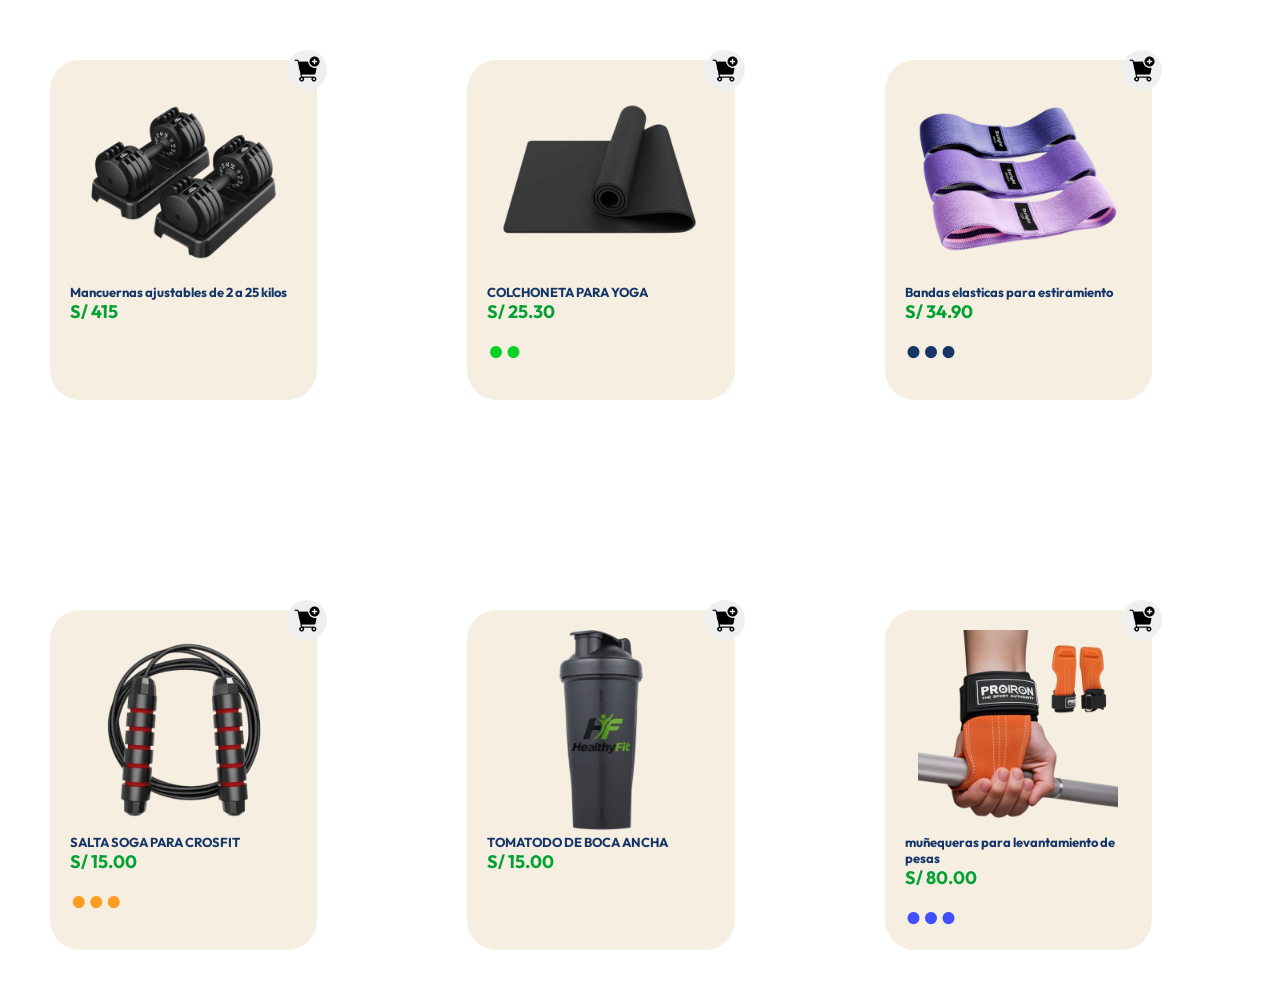
<file: ENTREGABLE FELIX BERNEDO/articulos.html>
<!DOCTYPE html>
<html lang="en">
<head>
    <meta charset="UTF-8">
    <meta name="viewport" content="width=device-width, initial-scale=1.0">
    <title>ARTICULOS</title>
    <link rel="stylesheet" href="estilos/estilo.css">
</head>
<body>
  <div class="hombre">
    <div class="producto">
       <img src="articulos/pesas.png" alt="">
<p>Mancuernas ajustables de 2 a 25 kilos</p>
<P>S/ 415 
<button><img src="imagenes/carrito.png" alt=""></button>
  </div>
  <div class="producto">
       <img src="articulos/colchoneta.png" alt="">
<p>COLCHONETA PARA YOGA</p>
<p>S/ 25.30</p>
 <p><span id="color1_prod1">•</span><span id="color1_prod2">•</span></p>
<button><img src="imagenes/carrito.png" alt=""></button>
  </div>
  <div class="producto">
       <img src="articulos/banda_elastica.png" alt="">
<p>Bandas elasticas para estiramiento</p>
<p>S/ 34.90</p>
 <p><span id="color2_prod1">•</span><span id="color2_prod2">•</span><span id="color2_prod3">•</span></p>
<button><img src="imagenes/carrito.png" alt=""></button>
  </div>
  <div class="producto">
       <img src="articulos/salta_soga.png" alt="">
<p>SALTA SOGA PARA CROSFIT</p>
<p>S/ 15.00</p>
 <p><span id="color3_prod1">•</span><span id="color3_prod2">•</span><span id="color3_prod3">•</span></p>
<button><img src="imagenes/carrito.png" alt=""></button>
  </div>
  <div class="producto">
       <img src="articulos/tomatodo.png" alt="">
<p>TOMATODO DE BOCA ANCHA</p>
<p>S/ 15.00</p>
<button><img src="imagenes/carrito.png" alt=""></button>
  </div>
  <div class="producto">
<img src="articulos/sujetador.png" alt="">
<p>muñequeras para levantamiento de pesas</p>
<p>S/ 80.00</p>
 <p><span id="Hcolor_prod1">•</span><span id="Hcolor_prod2">•</span><span id="Hcolor_prod3">•</span></p>
<button><img src="imagenes/carrito.png" alt=""></button>
  </div>
</body>
</html>
</file>
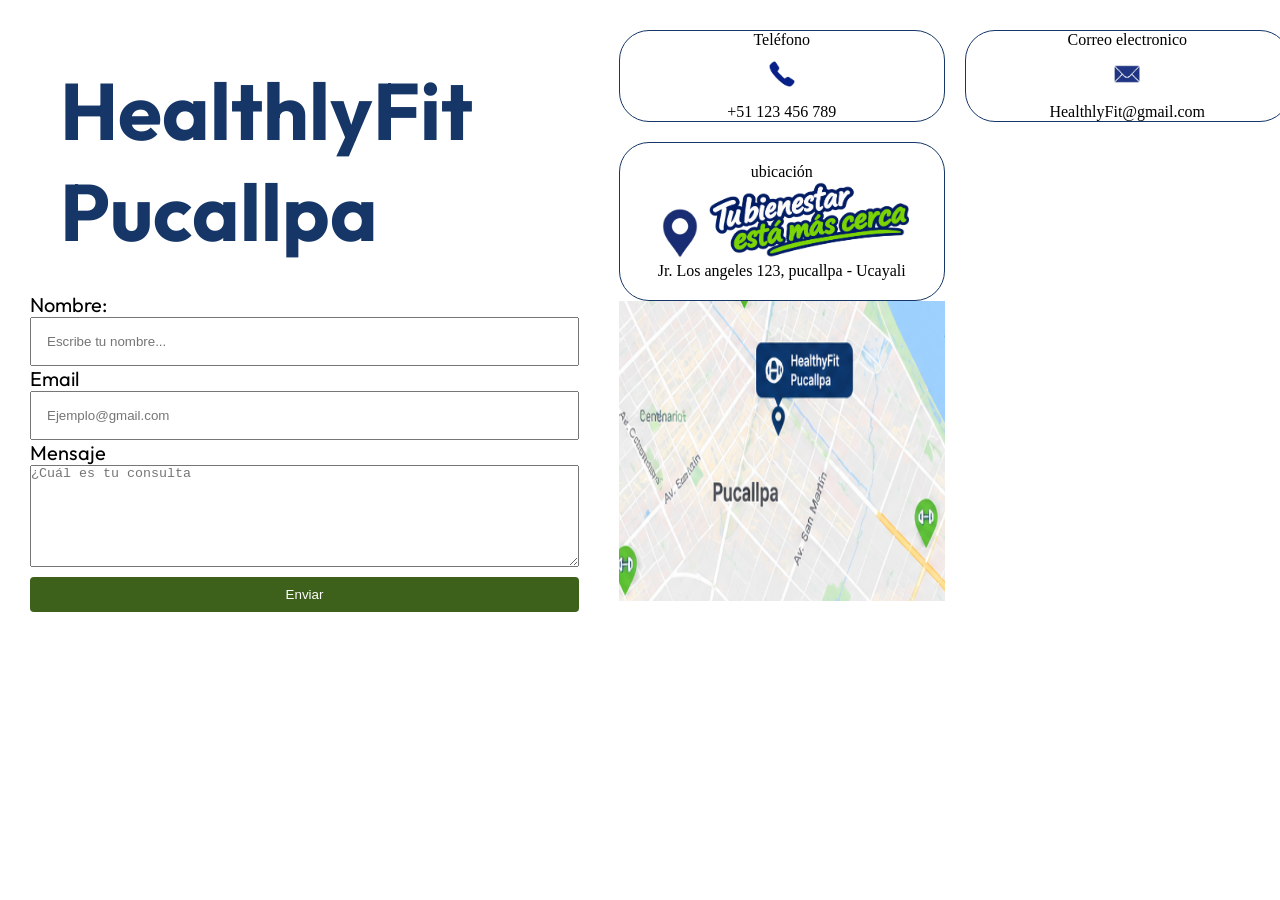
<file: ENTREGABLE FELIX BERNEDO/contacto.html>
<!DOCTYPE html>
<html lang="en">
<head>
    <meta charset="UTF-8">
    <meta name="viewport" content="width=device-width, initial-scale=1.0">
    <title>Contacto</title>
    <link rel="stylesheet" href="estilos/estilo.css">
</head>
<body class="form_cont">
    <div class="formulario">
        <h1>HealthlyFit <br>Pucallpa</h1>
        <form action="">
            <label for="nombre">Nombre:</label>
            <input type="text" id="nombre" placeholder="Escribe tu nombre...">
            <label for="email">Email</label>
            <input type="email" id="email" placeholder="Ejemplo@gmail.com">
            <label for="mensaje">Mensaje</label>
            <textarea name="" id="mensaje" placeholder="¿Cuál es tu consulta"></textarea>
            <button>Enviar</button>
        </form>
    </div>
<div class="informacion">
    <div class="corr-tel">
        <p>Teléfono</p>
       <img src="imagenes/contacto/TELEFONO.png" alt="">
        <p>+51 123 456 789</p>
    </div>
    <div class="corr-tel">
        <p>Correo electronico</p>
        <img src="imagenes/contacto/MENSAJE.png" alt="">
        <p>HealthlyFit@gmail.com</p>
    </div>
    <div>
        <div class="direccion">
    <div class="ubi-cont">
        <p>ubicación</p>
        <img src="imagenes/contacto/UBI.png" alt="" class="punto-ubi">
        <img src="imagenes/contacto/FRASE.png" alt="">
        <p>Jr. Los angeles 123, pucallpa - Ucayali</p>
    </div>
    <img src="imagenes/contacto/UBI mapa.png" alt="" class="mapa-sedes">
</div>
    </div>
</div>

</body>
</html>
</file>
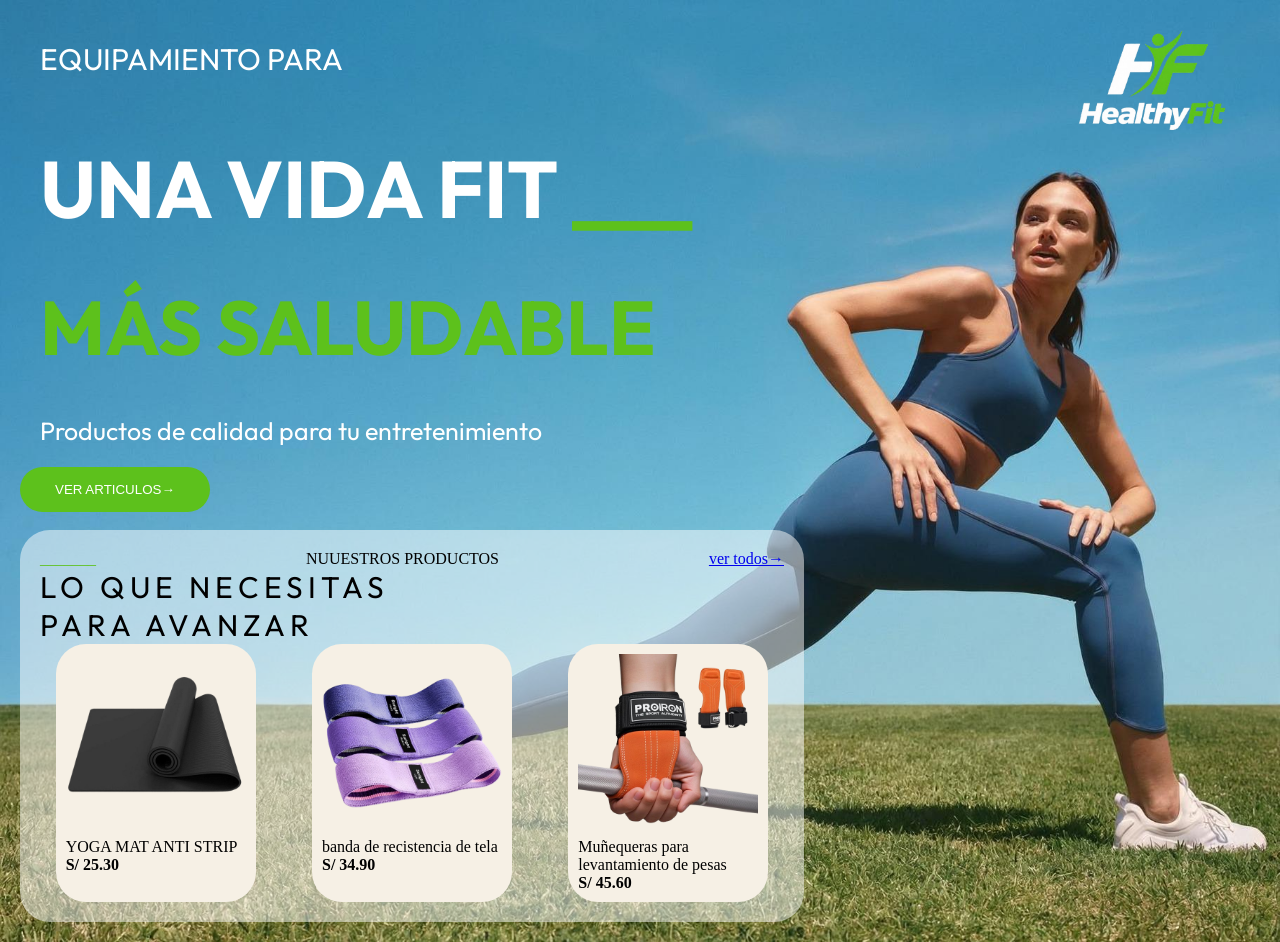
<file: ENTREGABLE FELIX BERNEDO/inicio.html>
<!DOCTYPE html>
<html lang="es">
<head>
    <meta charset="UTF-8">
    <meta name="viewport" content="width=device-width, initial-scale=1.0">
    <title>Inicio</title>
    <link rel="stylesheet" href="estilos/estilo.css">
</head>
<body>
    <main>
        <img src="imagenes/icono.png" alt="healthyfit" class="logo_portada">
        <section class="portada">
            <div>
                <p class="texto_portada">EQUIPAMIENTO PARA</p>
                <h1>UNA VIDA FIT <SPAn class="linea_verde1">___</SPAn></H1>
                <h2>MÁS SALUDABLE</h2>
                <P class="descripcion">Productos de calidad para tu entretenimiento</P>
                <button class="boton_principal">VER ARTICULOS→</button>
            </div>
            <br>
            <section class="Productos_destacados">
                <div class="Enccabezado_productos">
          
                        <span class="Linea_verde2">_______</span> <span>NUUESTROS PRODUCTOS</span>
   <a href="articulos.html"class="vertodo">ver todos→</a>
                </div>
                <h3>LO QUE NECESITAS <BR>PARA AVANZAR</BR></h3>
                <div class="Productos-tarjetas">
                <div class="tarjeta">
                        <img src="imagenes/articulos/colchoneta.png" alt="YOGA MAT ">
                    <p>YOGA MAT ANTI STRIP</p>
                    <strong>S/ 25.30</strong>
                </div>
                     <div class="tarjeta">
                 <img src="imagenes/articulos/banda_elastica.png" alt="Banda de recistencia de tela">
                    <p>banda de recistencia de tela</p>
                    <strong>S/ 34.90</strong>
                </div>
                     <div class="tarjeta">
                        <img src="imagenes/articulos/sujetador.png" alt="Muñequeras para levantamiento de pesas">
                    <p>Muñequeras para levantamiento de pesas</p>
                    <strong>S/ 45.60</strong>
                </div>
                </div>
            </section>

        </section>
    </main>
</body>
</html>
</file>
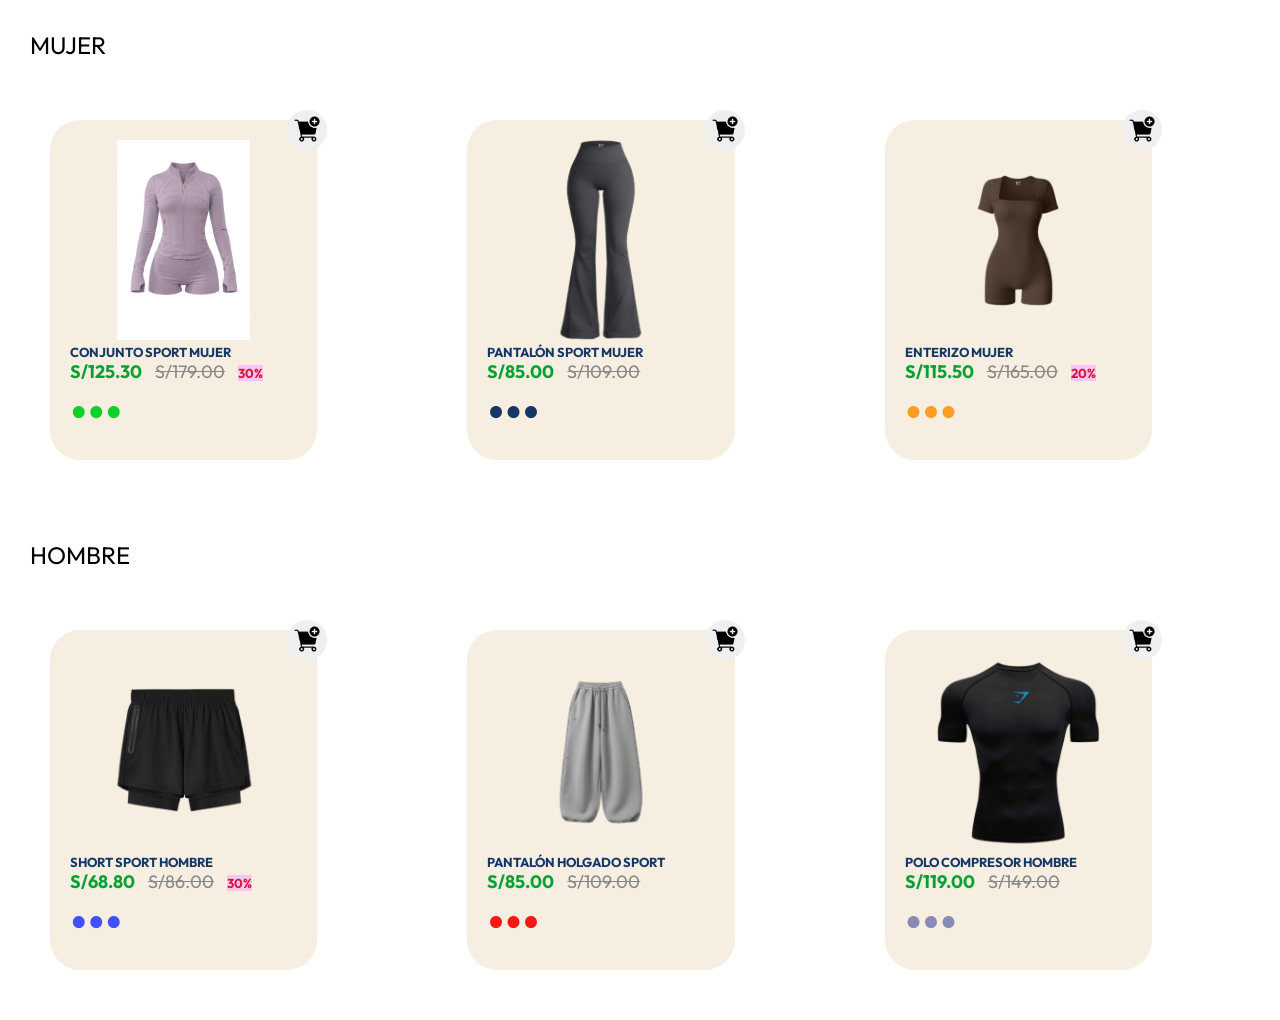
<file: ENTREGABLE FELIX BERNEDO/ropa.html>
<!DOCTYPE html>
<html lang="en">
<head>
    <meta charset="UTF-8">
    <meta name="viewport" content="width=device-width, initial-scale=1.0">
    <title>Ropa</title>
    <link rel="stylesheet" href="estilos/estilo.css">
</head>
<body>
    <p class="seccion">MUJER</p>
    <div class="mujer">
        <div class="producto"><img src="imagenes/ropa/sport conjunto mujer.jpg" alt="">
            <p>CONJUNTO SPORT MUJER</p>
            <P>S/125.30 <span class="pr-ant"> S/179.00</span> <span class="desc">30%</span></P>
            <p><span id="color1_prod1">•</span><span id="color1_prod2">•</span><span id="color1_prod3">•</span></p>
            <button> <img src="imagenes/carrito.png" alt=""></button>
        </div>
        <div class="producto">
           <img src="ropa/pantalon sport mujer.png" alt="">
            <p>PANTALÓN SPORT MUJER</p>
             <P>S/85.00 <span class="pr-ant"> S/109.00</span></P>
           <p><span id="color2_prod1">•</span><span id="color2_prod2">•</span><span id="color2_prod3">•</span></p>
           <button> <img src="imagenes/carrito.png" alt=""></button>
        </div>
        <div class="producto">
            <img src="imagenes/ropa/enterizo.png" alt="">
            <p>ENTERIZO MUJER</p>
             <P>S/115.50 <span class="pr-ant"> S/165.00</span> <span class="desc">20%</span></P>
            <p><span id="color3_prod1">•</span><span id="color3_prod2">•</span><span id="color3_prod3">•</span></p>
            <button> <img src="imagenes/carrito.png" alt=""></button>
        </div>
    </div>
    <p class="seccion">HOMBRE</p>
    <div class="hombre">
        <div class="producto">
           <img src="imagenes/ropa/short_hombre.png" alt="">
            <p>SHORT SPORT HOMBRE</p>
            <P>S/68.80 <span class="pr-ant"> S/86.00</span> <span class="desc">30%</span></P>
            <p><span id="Hcolor_prod1">•</span><span id="Hcolor_prod2">•</span><span id="Hcolor_prod3">•</span></p>
            <button> <img src="imagenes/carrito.png" alt=""></button>
        </div>
        <div class="producto">
            <img src="imagenes/ropa/pantalon.png" alt="">
            <p>PANTALÓN HOLGADO SPORT</p>
             <P>S/85.00 <span class="pr-ant"> S/109.00</span></P>
           <p><span id="Hcolor1_prod1">•</span><span id="Hcolor1_prod2">•</span><span id="Hcolor1_prod3">•</span></p>
           <button> <img src="imagenes/carrito.png" alt=""></button>
        </div>
        <div class="producto">
            <img src="imagenes/ropa/polo_hombre.png" alt="">
            <p>POLO COMPRESOR HOMBRE</p>
             <P>S/119.00 <span class="pr-ant"> S/149.00</span></P>
            <p><span id="Hcolor2_prod1">•</span><span id="Hcolor2_prod2">•</span><span id="Hcolor2_prod3">•</span></p>
            <button> <img src="imagenes/carrito.png" alt=""></button>
        </div>
    </div>
</body>
</html>
</file>
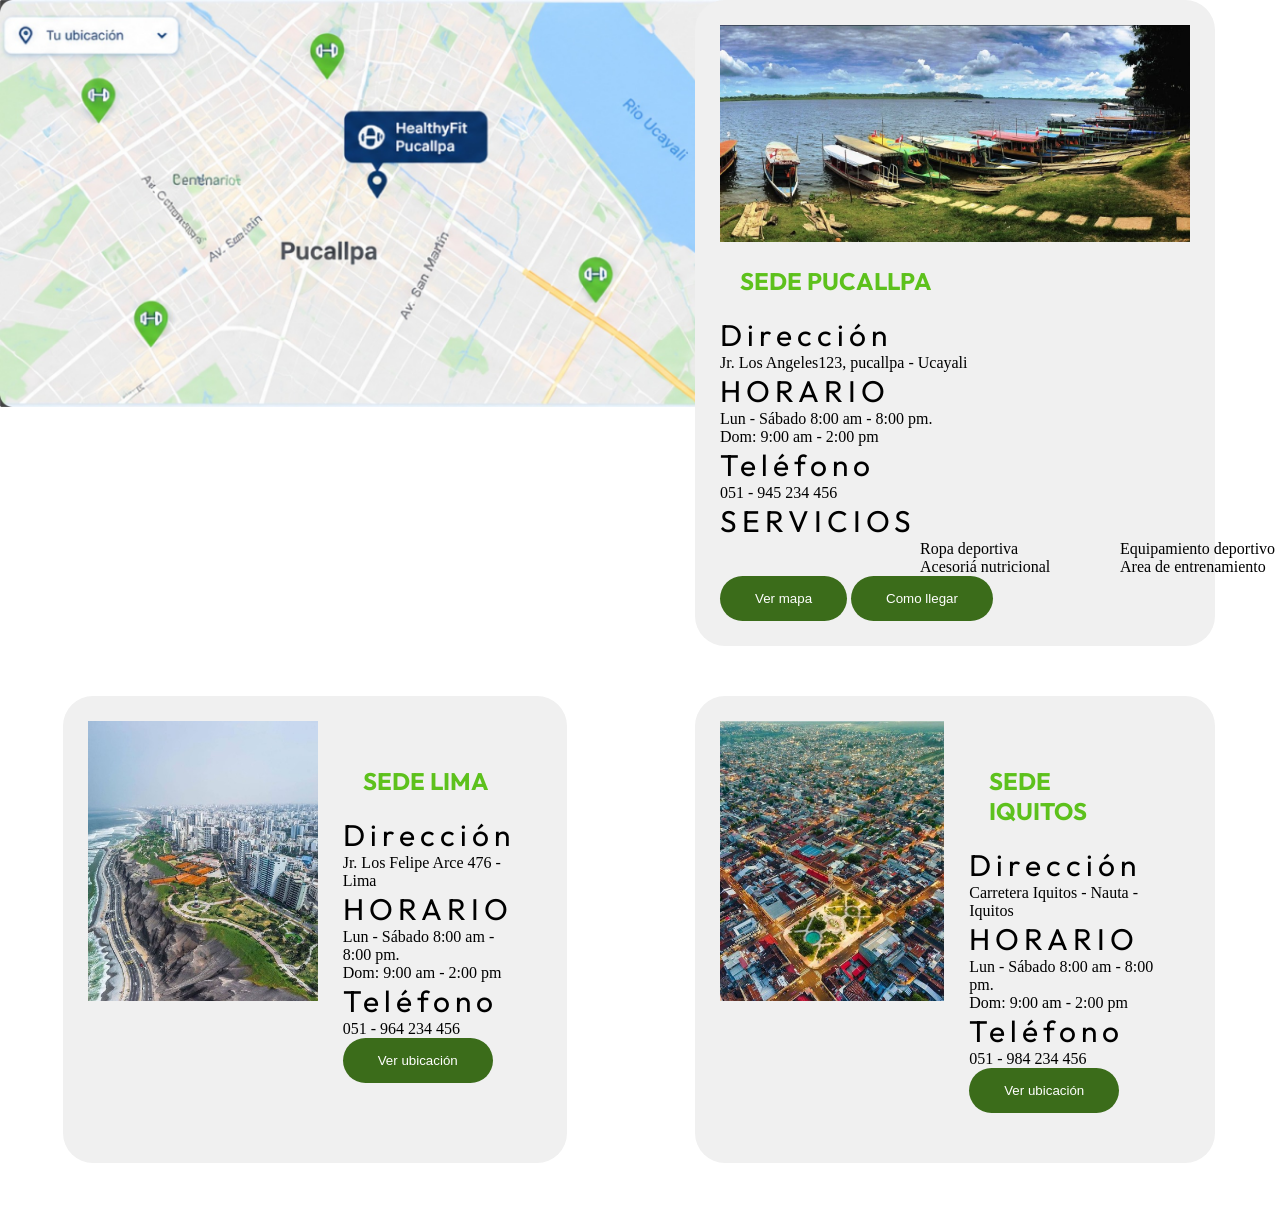
<file: ENTREGABLE FELIX BERNEDO/sedes.html>
<!DOCTYPE html>
<html lang="es">
<head>
    <meta charset="UTF-8">
    <meta name="viewport" content="width=device-width, initial-scale=1.0">
    <title>SEDES</title>
    <link rel="stylesheet" href="estilos/estilo.css">
</head>
<body>
    <div class="contenedor_sedes">
        <div class="map">
            <img src="sedes/mapa.jpg" alt="">
        </div>
        <div class="pucallpa">
            <img src="sedes/pucallpa.jpg" alt="">
            <h2>SEDE PUCALLPA</h2>
            <H3>Dirección</H3>
            <p>Jr. Los Angeles123, pucallpa - Ucayali</p>
            <h3>HORARIO</h3>
            <p>Lun - Sábado 8:00 am - 8:00 pm. <br>Dom: 9:00 am - 2:00 pm</p>
            <h3>Teléfono</h3>
            <p>051 - 945 234 456</p>
            <h3>SERVICIOS</h3>
            <div class="lista_servicio">
                <span>Ropa deportiva</span>
                <span>Equipamiento deportivo</span>
                <span>Acesoriá nutricional</span>
                <span>Area de entrenamiento</span>
            </div>
            <div class="botonnes_sedes">
                <button>Ver mapa</button>
                <button>Como llegar</button>
            </div>
        </div>
        <div class="sede_lima">
            <img src="sedes/lima.jpg" alt="Sede lima">
            <div class="info_sede">
            <h2>SEDE LIMA</h2>
            <H3>Dirección</H3>
            <p>Jr. Los Felipe Arce 476 - Lima</p>
            <h3>HORARIO</h3>
            <p>Lun - Sábado 8:00 am - 8:00 pm. <br>Dom: 9:00 am - 2:00 pm</p>
            <h3>Teléfono</h3>
            <p>051 - 964 234 456</p>
            <button>Ver ubicación</button>    
            </div>

        </div>
        <div class="sede_iquitos">
            <img src="sedes/iquitos.jpg" alt="Sede Iquitos">
            <div class="info_sede">
             <h2>SEDE IQUITOS</h2>
            <H3>Dirección</H3>
            <p>Carretera Iquitos - Nauta - Iquitos</p>
            <h3>HORARIO</h3>
            <p>Lun - Sábado 8:00 am - 8:00 pm. <br>Dom: 9:00 am - 2:00 pm</p>
            <h3>Teléfono</h3>
            <p>051 - 984 234 456</p>
            <button>Ver ubicación</button>
            </div>

        </div>

    </div>
</body>
</html>
</file>
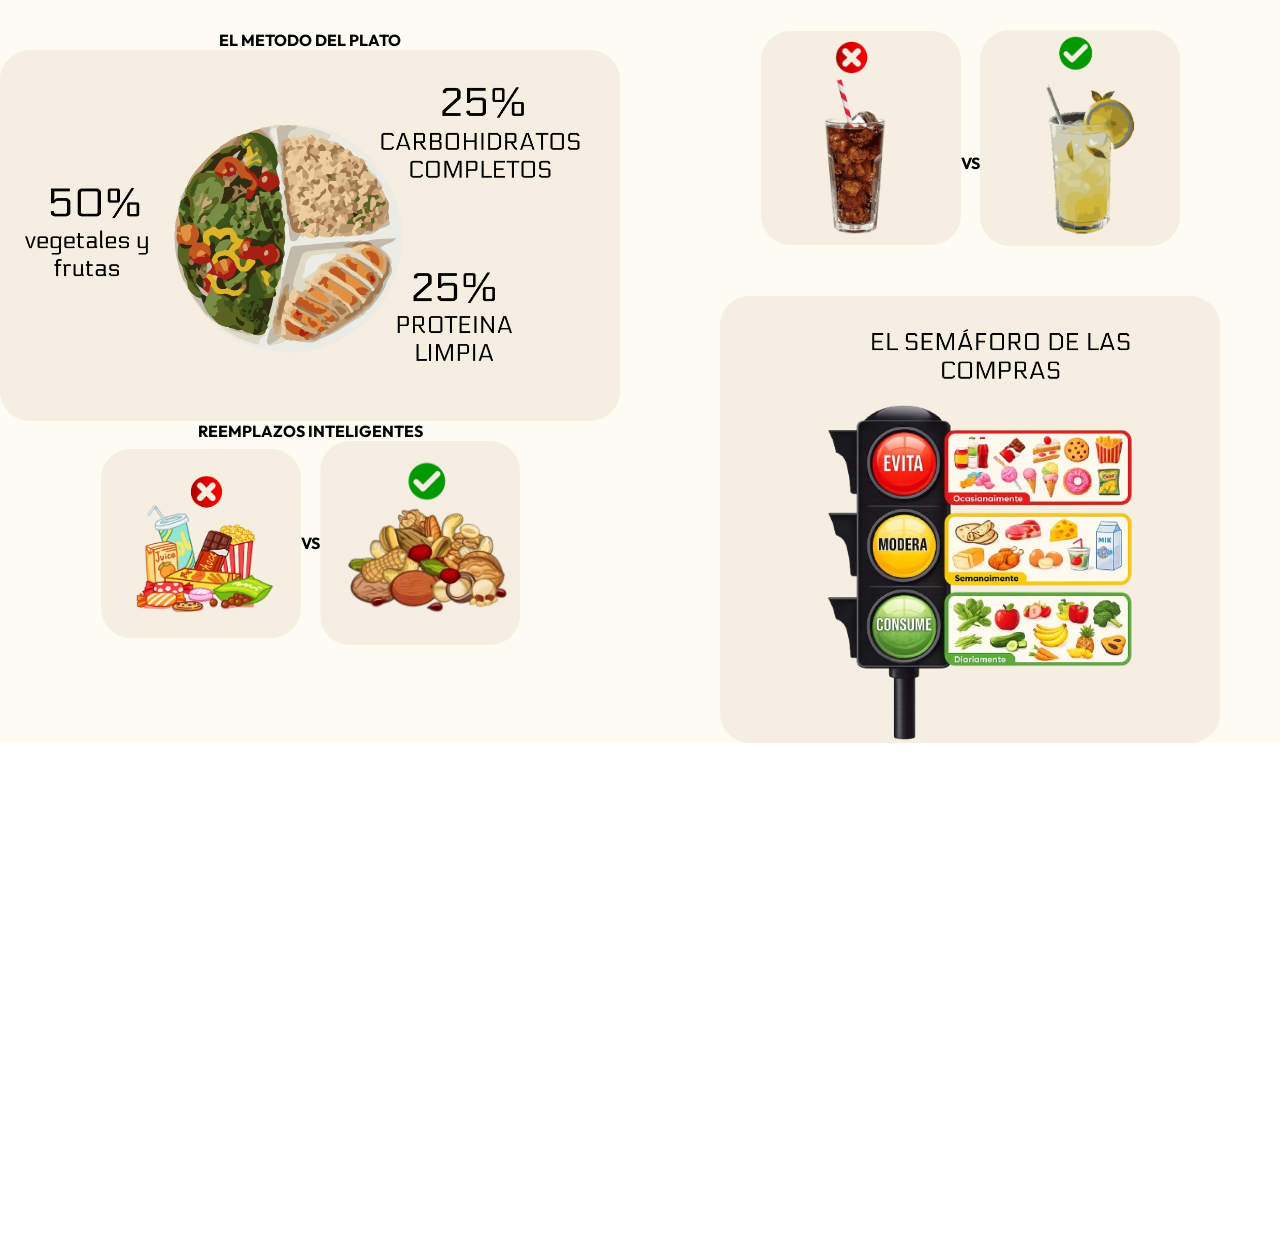
<file: ENTREGABLE FELIX BERNEDO/tips.html>
<!DOCTYPE html>

<html lang="en">

<head>

  <meta charset="UTF-8">

  <meta name="viewport" content="width=device-width, initial-scale=1.0">

  <title>TIPS</title>
  <link rel="stylesheet" href="estilos/estilo.css">

</head>

<body>

<div class="cont_tips">

<section class="metodo">

  <p>EL METODO DEL PLATO</p>

  <div>

  <img src="tips/metodo.png" alt="">

  </div>

  <p>REEMPLAZOS INTELIGENTES</p>

  <div>

    <img src="tips/chatarra2.png" alt="">

    <p>VS</p>

    <img src="tips/natural2.png" alt="">

  </div>

</section>

<section>

  <div>

    <img src="tips/coca2.png" alt="">

    <p>VS</p>

    <img src="tips/limonada2.png" alt="">

  </div>
  <div>
    <img src="tips/semaforo2.png" alt="">
  </div>

</section>
</div>
</body>

</html>
</file>
<file: ENTREGABLE FELIX BERNEDO/estilos/estilo.css>
@import url('https://fonts.googleapis.com/css2?family=Outfit:wght@100..900&display=swap');
*{
    margin: 0%;
    padding: 0%;
}
.pagina{
width: 100%;
}
nav{
    background-color: #0F2D5B;

    width: 100%;

    min-height: 100px;

    border-radius: 20px 20px 0px 0px;

    display: flex;

    align-items: center;
}
    nav img{
        width: 65px;
    }
.enlaces-menu{
    display: flex;
    align-items: center;
    gap: 30px;
    position: absolute;
    left: 50%;
    transform: translateX(-50%);
}
.enlaces-menu a{
    text-decoration: none;
    color: #FFFFFF;
    font-size: 15px;
    font-family: 'Poppins', sans-serif;
}
.enlaces-menu a:hover{
    color: #B6B6B6;
}
nav button{
    margin-left: 80%;
    background-color: #5EC31D;
    color: #FFFFFF;
    border: none;
    padding: 10px 20px;
    border-radius: 30px;
    cursor: pointer;
}
nav button:hover{
    background-color: #AFDE91;
}
iframe{
    width: 100%;
    height: calc(100vh);
    border: none;
}
/* INICIO */
.portada{
    min-height: calc(100vh);
    background-image: url('../imagenes/portada.jpg');
    background-size: cover;
    background-position: center;
    padding: 20px;


}
.logo_portada{
    position: absolute;
    width: 170px;
    left: 90%;
    transform: translateX(-50%);
}
.texto_portada{
    color: #FFFFFF;
    padding: 20px;
        font-family: 'Outfit', sans-serif;
        font-size: 30px;
}
h1{
    color: #FFFFFF;
    font-size: 60pt;
    font-family: 'Outfit', sans-serif;
    margin-top: 20px;
    padding: 20px;
}
h2{
    color: #5DC11C;
    font-size: 76px;
    font-family: "Outfit", sans-serif;
    padding: 20px;
}
.linea_verde1{
    color: #5DC11C;
}
.descripcion{
    color: white;
     font-family: "Outfit", sans-serif;
     font-size: 25px;
     padding: 20px;
}
.boton_principal{
    background-color: #5DC11C;
    padding: 15px 35px;
    border-radius: 30px;
    border: none;
    color: white;
}
.boton_principal:hover{
     background-color: #AFDE91;
     cursor: pointer;

}
.Productos_destacados{
    background-color: rgba(255, 255, 255, 0.50);
    width: 60%;
    border-radius: 30px;
    padding: 20px;
}
.Enccabezado_productos{
    display: flex;
    justify-content: space-between;
}
.Linea_verde2{
     color: #5DC11C;
}
.vertodo:hover{
    color: white;
}
h3{
      font-family: "Outfit", sans-serif;
      font-size: 30px;
      font-weight: 400;
      letter-spacing: 5px;
}
.Productos-tarjetas{
    display: flex;
    justify-content: space-around;
    gap: 25px;
}
.tarjeta{
    background-color: #f6f0e5;
    width: 180px;
    padding: 10px;
    border-radius: 30px;

}
.tarjeta:hover{
    background-color: rgb(200, 200, 200);
}
.tarjeta img{
    width: 100%;
}
/*aqui va el footer*/
footer{
    width: 100%;
    min-height: 100px;
    background-color: #0F2D5B;
    color: white;
    text-align: center;
     font-family: "Outfit", sans-serif;
     display: flex;
align-items: center;
     justify-content: center;
}
/*aqui va la seccion ropa*/
.mujer,
.hombre{
    width: 90%;
    display: grid;
    grid-template-columns: repeat(3, 2fr);
    gap: 100px;
}
.producto{
    position: relative;
    height: 300px;
    background-color: #f5eee1;
    margin-bottom: 50px;
    border-radius: 30px;
    padding: 20px;
    margin-top: 60px;
    margin-left: 50px;
}
.producto:hover{
    background-color: #c7c7c7;
}
.producto img{
    width: 100%;
    height: 200px;
    object-fit: contain;
}
.producto p:nth-of-type(1){
    color: #153667;
    font-family: "Outfit", sans-serif;
    font-weight: bolder;
    font-size: 13px;
}
.producto p:nth-of-type(2){
    font-family: "Outfit", sans-serif;
    font-weight: bolder;
    font-size: 18px;
    color: #02a232;
}
.pr-ant{
    color: #888;
    text-decoration: line-through;
    font-weight: lighter;
    margin-left: 10px;
}
.desc{
    color: crimson;
    margin-left: 10px;
    font-size: small;
    background-color: #f9c6f2;
}
.producto button img{
    width: 30px;
    height: 30px;
}
.producto button{
    position: absolute;
    top: -10px;
    right: -10px;
    border-radius: 50px;
    border: none;
    cursor: pointer;
    width: 40px;
    height: 40px;
}
.producto button:hover{
    background-color: #c0c0c0;
}
.seccion{
    font-family: "Outfit", sans-serif;
    margin-left: 30px;
    margin-top: 30px;
    font-size: x-large;
}
#color1_prod1{
    color: #0ed125;
    font-size: 50px;
}
#color1_prod2{
    color: #0ed125;
    font-size: 50px;
}
#color1_prod3{
    color: #0ed125;
    font-size: 50px;
}
#color2_prod1{
    color: #153667;
    font-size: 50px;
}

#color2_prod2{
    color: #153667;
    font-size: 50px;
}

#color2_prod3{
    color: #153667;
    font-size: 50px;
}
#color3_prod1{
    color: #fc9d21;
    font-size: 50px;
}
#color3_prod2{
    color: #fc9d21;
    font-size: 50px;
}

#color3_prod3{
    color: #fc9d21;
    font-size: 50px;
}
#Hcolor_prod1{
    color: #4150ff;
    font-size: 50px;
}
#Hcolor_prod2{
    color: #4150ff;
    font-size: 50px;
}
#Hcolor_prod3{
    color: #4150ff;
    font-size: 50px;
}
#Hcolor1_prod1{
    color: #f51815;
    font-size: 50px;
}
#Hcolor1_prod2{
    color: #f51815;
    font-size: 50px;
}
#Hcolor1_prod3{
    color: #f51815;
    font-size: 50px;
}
#Hcolor2_prod1{
    color: #888bb3;
    font-size: 50px;
}
#Hcolor2_prod2{
    color: #888bb3;
    font-size: 50px;
}
#Hcolor2_prod3{
    color: #888bb3;
    font-size: 50px;
}
/*aqui personalizo tips*/
.cont_tips{
    background-color: #FCFCF3;
    width: 100%;
    display: grid;
    grid-template-columns: 1fr 1fr;
    gap: 40px;
    margin-bottom: 500px;
    font-family: "Outfit", sans-serif;
}
.cont_tips img{
    max-width: 100%;
    height: auto;
    border-radius: 30px;
}
.metodo div:nth-of-type(2) img{
    max-width: 200px;
}
.cont_tips section div{
    display: flex;
    flex-direction: row;
    justify-content: center;
    align-items: center;
}
.cont_tips section:nth-child(2) div:first-child img{
    max-width: 200px;
    margin-bottom: 50px;
}
.cont_tips section:nth-child(2) div:last-child img{
    max-width: 500px;
}
.cont_tips section{
    text-align: center;
    font-weight: bolder;
    margin-top: 30px;
}
/*Aqui personalizo sedes*/
.contenedor_sedes{
    width: 100%;
    display: grid;
    grid-template-columns: 1fr 1fr;
}
.map img{
width: 120%;
height: auto;
}
.pucallpa,
.sede_lima,
.sede_iquitos{
    background-color: #F0F0F0;
    margin-left: 10%;
    padding: 25px;
    margin-bottom: 50px;
    margin-right: 10%;
    border-radius: 30px;
}
.pucallpa img{
    width: 100%;
}
.sede_lima,
.sede_iquitos{
    display: flex;
}
.sede_lima img,
.sede_iquitos img{
    max-height: 280px;
}
.pucallpa h2,
.sede_lima h2,
.sede_iquitos h2{
    font-size: 24px;
}
.lista_servicio{
    margin-left: 200px;
    display: grid;
    grid-template-columns: 200px 200px;
}
.contenedor_sedes button{
   background-color: #3b6c1a;
    padding: 15px 35px;
    border-radius: 30px;
    border: none;
    color: white;
    cursor: pointer; 
    border: none;
}
.contenedor_sedes button:hover{
    background-color: #58ac27;
}
.sede_lima .info_sede,
.sede_iquitos .info_sede{
flex: 1;
padding: 25px;
}
/*aqui personalizo contacto*/
.form_cont{
     display: grid;
     grid-template-columns: 45% 55%;
     gap: 40px;
     margin: 30px;
}
.formulario{
    width: 100%;
}
.formulario h1{
    color: #153667;
    margin: 10px;
}
.formulario form{
    display: flex;
    flex-direction: column;
}
.formulario label{
    font-size: 20px;
    font-family: "Outfit", sans-serif;
}
.formulario form > input{
    padding: 15px;
}
.formulario button{
    background-color: #3d601b;
    color: white;
    padding: 10px 15px;
    border-radius: 4px;
    border: none;
    cursor: pointer;
    margin-top: 10px;
    transition: background-color 0.2s ease,
                transform 0.2s ease;
}
.formulario button:hover{
    background-color: #539a28;
    transform: scale(1.05) ;
}
.formulario form > textarea{
    height: 100px;
}
.informacion{
    display: grid;
    grid-template-columns: 1fr 1fr;
    gap: 20px;
    height: 150px;
}
.corr-tel{
    text-align: center;
    border: 1px solid #153667;
    border-radius: 30px;
}
.corr-tel img{
    width: 50px;
}
.direccion{
grid-column: 2;
grid-row: 2;
text-align: center;
}
.ubi-cont{
     border: 1px solid #153667;
    border-radius: 30px;
    padding: 20px;
}
.ubi-cont img{
width: 200px;
}
.punto-ubi{
    max-width: 50px;
}
.mapa-sedes{
    width: 100%;
    height: 300px;
}
</file>
